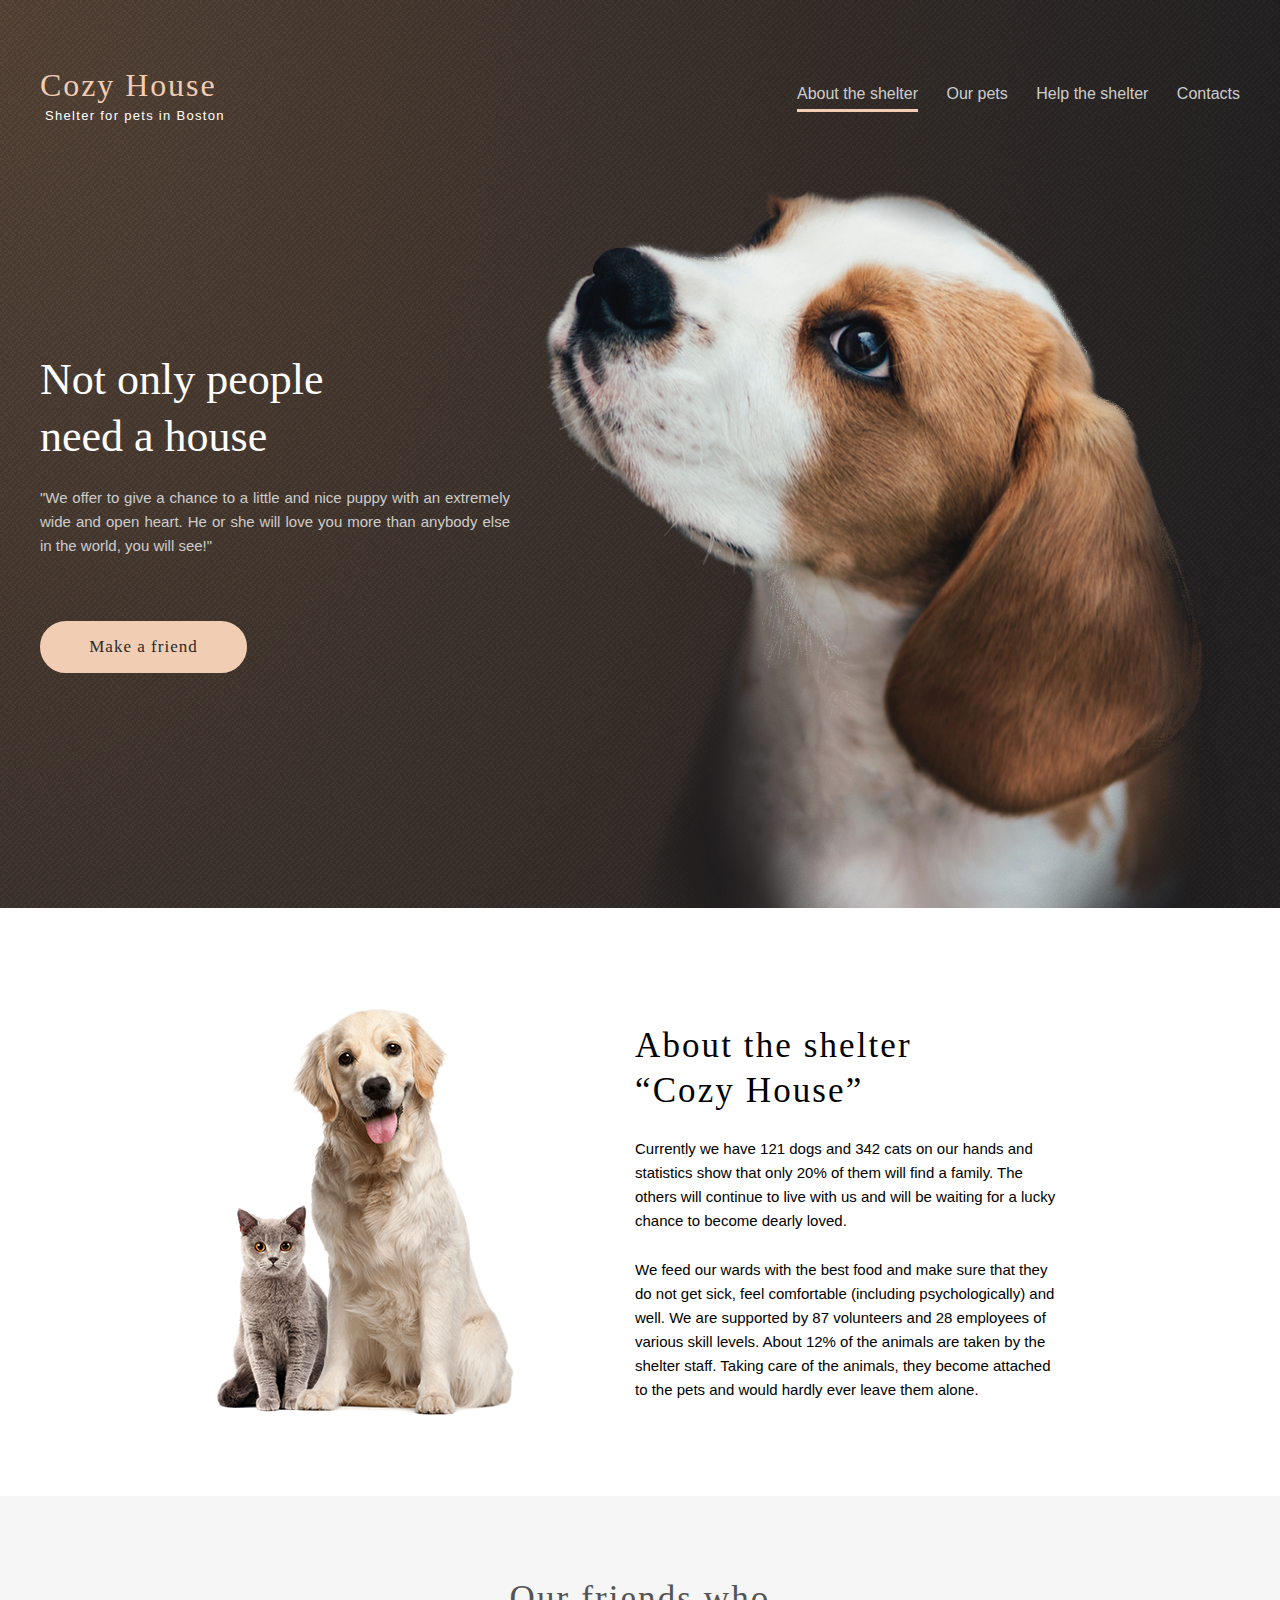
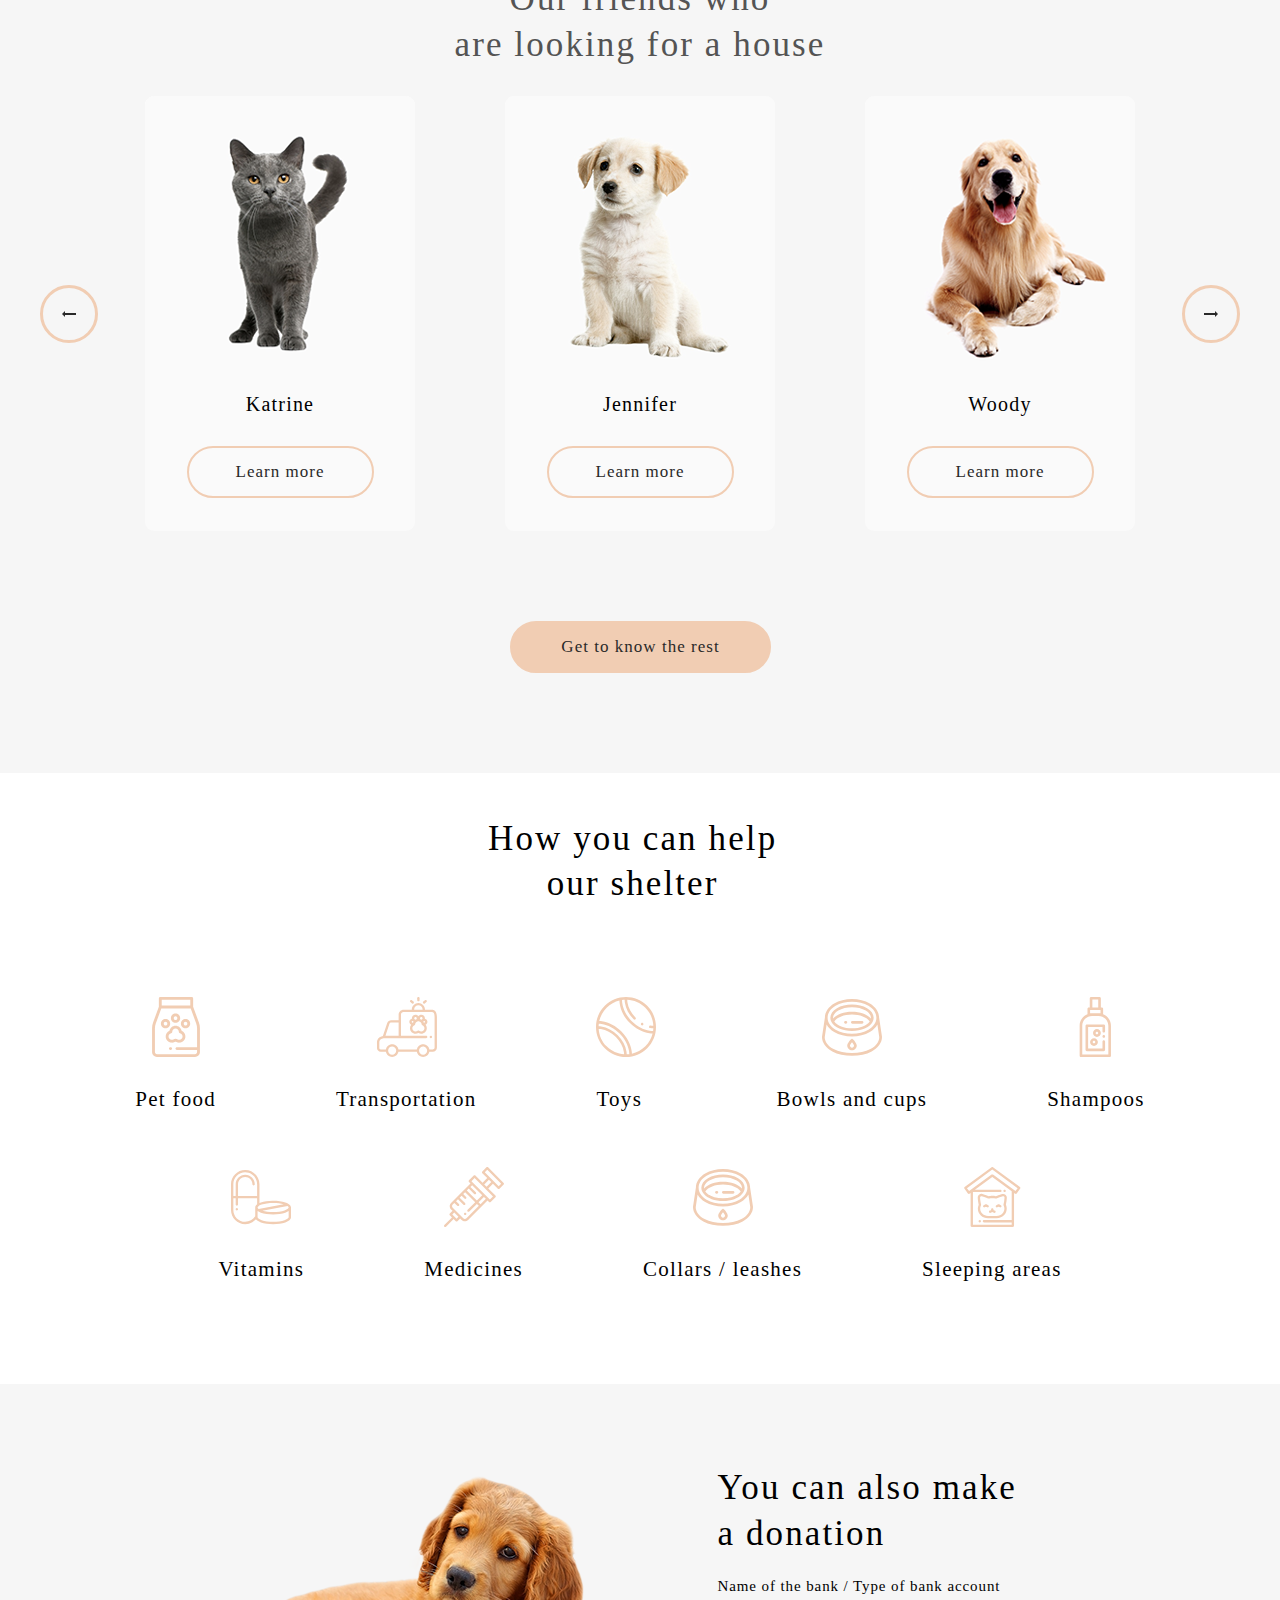
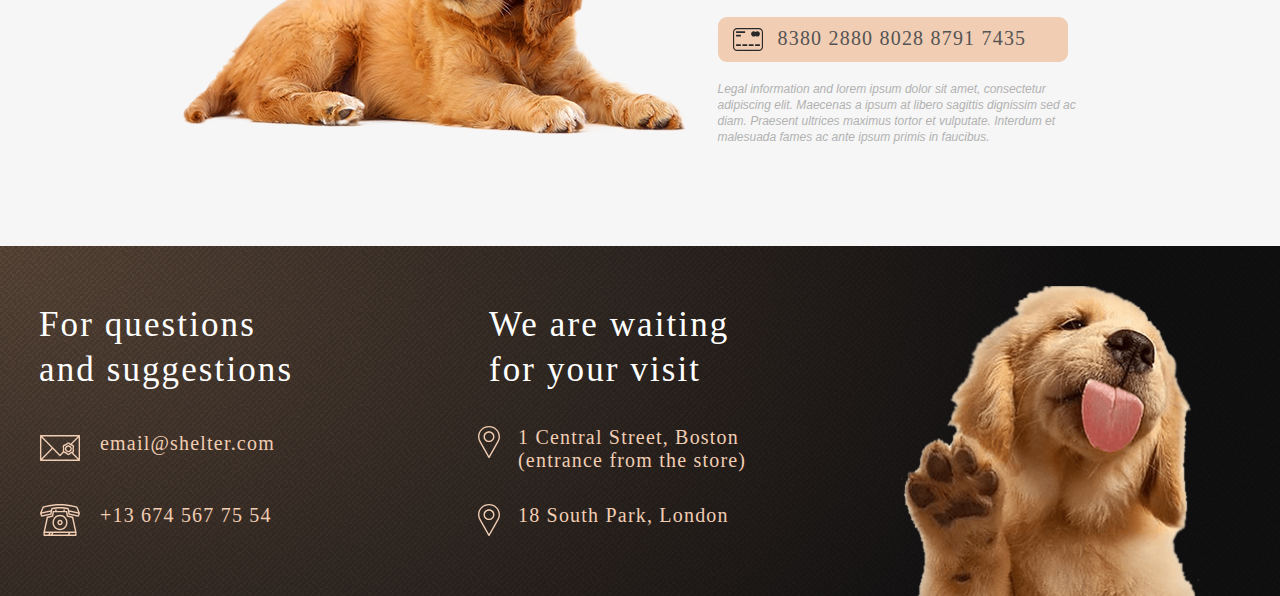
<file: pages/main/index.html>
<!DOCTYPE html>
<html lang="en">
<head>
    <meta charset="UTF-8">
    <meta http-equiv="X-UA-Compatible" content="IE=edge">
    <meta name="viewport" content="width=device-width, initial-scale=1.0">
    <style>::-webkit-scrollbar{width: 15px;}
    ::-webkit-scrollbar-track {
    background: #f1f1f1;}
::-webkit-scrollbar-thumb {
    background: #888; }</style>
    <title>Shelter</title>
    <link href="../../assets/fonts/arial/arial-italic.ttf" rel="stylesheet">
    <link href="../../assets/fonts/arial/arial-regular.ttf" rel="stylesheet">
    <link href="../../assets/fonts/georgia/georgia-bold.ttf" rel="stylesheet">
    <link href="../../assets/fonts/georgia/georgia-italic.ttf"rel="stylesheet">
    <link href="../../assets/fonts/georgia/georgia-regular.ttf"rel="stylesheet">
    <link rel="stylesheet" href="./style.css">
</head>
<body>
    <section class="start-screen"></section>
    <header>
            <div class="bg-none">
           <div class="wrapper">
                <div class="header">
                   <ul class="logo">
                      <li><h1>Cozy House</h1></li>
                      <li><p>Shelter for pets in Boston</p></li>
                   </ul>
                   <nav >
                       <ul class="nav">
                            <li class="lain"><a href="#about">About the shelter</a></li>
                            <li><a href="../../pages/pets/index.html">Our pets</a></li>
                            <li><a href="#help">Help the shelter</a></li>
                            <li><a href="#contacts">Contacts</a></li>
                       </ul>  
                   </nav>
                </div>
           </div>
      </div> 
       
   </header> 
   <main class="main">
           <div class="wrapper">
               <div class="house">
                   <div class="txt-house">
                       <h2>Not only people need a house</h2>
                       <span>"We offer to give a chance to a little and nice puppy with an extremely 
                           wide and open heart. He or she will love you more than anybody else 
                           in the world, you will see!"
                        </span>
                        <button class="button friend">Make a friend
                        </button>
                    </div>
                   <div class="dog-house__img"></div>
               </div>
           </div>
       </section>
   </main>
   <section class="about-section">
    <div class="wrapper">
        <div class="about" id="about">
            <div class="about__img-wrapper">
                <img class="about-img" src="../../assets/images/about-pets.png" alt="about-jpg">
            </div>
            <div class="about-text">
                <h3>About the shelter “Cozy House”</h3>
                <span class="about_text-span">Currently we have 121 dogs and 342 cats on our hands and
                    statistics
                    show that only 20% of them
                    will find a family. The others will continue to live with us and will be waiting for a lucky
                    chance to become dearly loved.</span>
                <span>We feed our wards with the best food and make sure that they do not get sick, feel
                    comfortable
                    (including psychologically) and well. We are supported by 87 volunteers and 28 employees of
                    various skill levels. About 12% of the animals are taken by the shelter staff. Taking care
                    of
                    the animals, they become attached to the pets and would hardly ever leave them alone.</span>
            </div>
        </div>
    </div>
</section>
<section class="pets-section">
    <div class="wrapper">
        <div class="pets" id="pets">
            <h3 class="pets_title">Our friends who <br>
                are looking for a house</h3>
            <div class="pets_slider">
                <div class="arr arrow-prev"></div>
                <div class="tablets">
                    <div class="tablet">
                        <img class="tablet_img" src="../../assets/images/pets-katrine.png" alt="card">
                        <div class="tablet_text">
                            <h5>Katrine</h5>
                            <button class="button tablet_text-btn">Learn more</button>
                        </div>
                    </div>
                    <div class="tablet">
                        <img class="tablet_img" src="../../assets/images/pets-jennifer.png" alt="card">
                        <div class="tablet_text">
                            <h5>Jennifer</h5>
                            <button class="button tablet_text-btn">Learn more</button>
                        </div>
                    </div>
                    <div class="tablet">
                        <img class="tablet_img" src="../../assets/images/pets-woody.png" alt="card">
                        <div class="tablet_text">
                            <h5>Woody</h5>
                            <button class="button tablet_text-btn">Learn more</button>
                        </div>
                    </div>
                </div>
                <div class=" arr arrow-next"></div>
            </div>
            <div class="btn-wrapper">
                <button class="button pets_btn">Get to know the rest</button>
            </div>
        </div>
    </div>
</section>
<section class="help-section">
    <div class="wrapper">
        <div class="help" id="help">
            <h3 class="help_title">How you can help<br />
                our shelter</h3>
            <div class="help_content">
                <div class="help_tablet-img">
                    <div class="help_tablet img1"></div>
                    <h4>Pet food</h4>
                </div>
                <div class="help_tablet-img">
                    <div class="help_tablet img2"></div>
                    <h4>Transportation</h4>
                </div>
                <div class="help_tablet-img">
                    <div class="help_tablet img3"></div>
                    <h4>Toys</h4>
                </div>
                <div class="help_tablet-img">
                    <div class="help_tablet img4"></div>
                    <h4>Bowls and cups</h4>
                </div>
                <div class="help_tablet-img">
                    <div class="help_tablet img5"></div>
                    <h4>Shampoos</h4>
                </div>
                <div class="help_tablet-img">
                    <div class="help_tablet img6"></div>
                    <h4>Vitamins</h4>
                </div>
                <div class="help_tablet-img">
                    <div class="help_tablet img7"></div>
                    <h4>Medicines</h4>
                </div>
                <div class="help_tablet-img">
                    <div class="help_tablet img8"></div>
                    <h4>Collars / leashes</h4>
                </div>
                <div class="help_tablet-img">
                    <div class="help_tablet img9"></div>
                    <h4>Sleeping areas</h4>
                </div>
            </div>
        </div>
    </div>
</section>
<section class="donation-section" >
    <div class="wrapper">
        <div class="donation" id="donation">
            <div class="donation_img"></div>
            <div class="donation_text">
                <h4>You can also make a donation</h4>
                <h5>Name of the bank / Type of bank account</h5>
                <a href="#donation" class="bank-card">8380 2880 8028 8791 7435</a>
                <span>Legal information and lorem ipsum dolor sit amet, consectetur adipiscing elit. Maecenas a
                    ipsum at libero sagittis dignissim sed ac diam. Praesent ultrices maximus tortor et
                    vulputate.
                    Interdum et malesuada fames ac ante ipsum primis in faucibus.</span>
            </div>
        </div>
    </div>
</section>
</main>
<footer class="footer-section">
<div class="wrapper">
    <div class="contacts" id="contacts">
        <div class="footer">
            <h3 class="footer_title">For questions and suggestions</h3>
            <a class="footer_a email" href="mailto:email@shelter.com">email@shelter.com</a>
            <a class="footer_a phone" href="tel:+136745677554">+13 674 567 75 54</a>
        </div>
        <div class="visits">
            <h3 class="footer_title">We are waiting for your visit</h3>
            <a class="footer_a address boston" target="address"
                href="https://goo.gl/maps/bVt9quxg28disJ8e7">1 Central
                Street, Boston (entrance from the
                store)</a>
            <a class="footer_a address london" target="address" href="https://goo.gl/maps/GKxTst6PumY3onb9A">18
                South
                Park, London </a>
        </div>
        <div class="footer_img"></div>
    </div>
</div>
</footer>

<script src="script.js"></script>
</body>
</html>
</file>
<file: pages/main/style.css>
body{
  font-family: 'Arial';
  font-style: normal;
  }
  .wrapper {
    
      position: relative;
      display: block;
      min-width: 1200px;
      min-height: 100%;
      margin: 0 auto;
      padding: 0 auto;
  }
  .button {
      color: #292929;
    border-radius: 100px;
    font-size: 17px;
    line-height: 22px;
    letter-spacing: 0.06em;
    height: 52px;
    cursor: pointer;
    -webkit-transition: 0.5s;
    transition: 0.5s;
    font-family: 'Georgia';
font-style: normal;
font-weight: 400;
font-size: 17px;
line-height: 130%;
letter-spacing: 0.06em;
  }
  .nav{
      display: flex;
      justify-content: space-between;
      list-style-type: none;
      width: 443px;
      height: 27px;
      top: 16px;
      left: 757px;
  }
  .nav>li>a{
      text-decoration: none;
      color: #CDCDCD;
  }
  
  .header {
      display: flex;
      justify-content: space-between;
      align-items: center;
      position: absolute;
      width: 1200px;
      height: 60px;
      left: calc(50% - 1200px/2);
      top: 60px;
  }
  .logo{
      text-decoration: none;
      list-style-type: none;
      padding: 0;
  }
  .logo>li>h1{
      color: #F1CDB3;
      font-family: 'Georgia';
  font-style: normal;
  font-weight: 400;
  font-size: 32px;
  line-height: 110%;
  letter-spacing: 0.06em;
  margin: 0px;
  
      
  
  }
  .logo>li>p{
      color: #FFFFFF;
      font-family: 'Arial';
  font-style: normal;
  font-weight: 400;
  font-size: 13px;
  line-height: 15px;
  letter-spacing: 0.1em;
  margin: 5px;
  }
  .lain{
      border-bottom: 3px solid  #F1CDB3;
  }
  .start-screen {
      background-image: url(../../assets/images/start-screen-background.png);
      background: url(../../assets/images/noise_transparent@2x.png), 
      radial-gradient(100% 215.42% at 0% 0%, #5B483A 0%, #262425 100%), #211F20;
      position: absolute;
  height: 908px;
  left: 0%;
  right: 0%;
  top: 0%;
  }
  .main{
  
      display: flex;
      display: grid;
      list-style-type: none;
  }
  
  .house{
      position: absolute;
      width: 1200px;
      height: 728px;
      top: 180px;
  }
  .txt-house{
      display: flex;
      flex-direction: column;
      justify-content: space-between;
      align-items:initial;
      position: absolute;
      width: 460px;
      height: 322px;
      left: 0px;
      top: 163px;
      
  text-decoration: none;
  list-style-type: none;
  
  }
  .txt-house h2{
      color: #fff;
      font-family: 'Georgia';
font-weight: 400;
font-size: 44px;
line-height: 130%;
display: flex;
align-items: center;
max-width: 310px;
margin: 0;
  }
  .txt-house span{
      color: #CDCDCD;
      text-align: justify;
      font-family: 'Arial';
  font-style: normal;
  font-weight: 400;
  font-size: 15px;
  line-height: 24px;
  margin-bottom: 42px;
  width: 470px;
height: 72px;
left: calc(50% - 460px/2);
bottom: 94px;
  }
  
  
  .friend {
      background-color: #F1CDB3;
    border: 2px solid #F1CDB3;
    width: 207px;
    font-weight: 400;
    width: 207px;
  height: 52px;
  left: calc(50% - 207px/2 - 126.5px);
  bottom: 0px;
  }
  .dog-house__img {
      background-image: url(../../assets/images/start-screen-puppy.png);
      width: 698px;
      height: 720px;
      margin-left: auto;
      left: calc(50% - 698px/2 + 251px);
  bottom: 3px;
  }
  .about {
    display: flex;
    -webkit-box-pack: center;
        -ms-flex-pack: center;
            justify-content: center;
    padding-bottom: 100px;
    gap: 120px;
    position: absolute;
  height: 588px;
  left: 0%;
  right: 0%;
  top: 1000px;
  }
  
  .about-text {
  
    max-width: 430px;
    font-size: 15px;
    line-height: 24px;
  }
  
  .about-text h3 {
    font-family: 'Georgia';
font-style: normal;
font-weight: 400;
font-size: 35px;
line-height: 130%;
    font-size: 35px;
    line-height: 45px;
    letter-spacing: 0.06em;
    width: 370px;
    margin: 15px 0 24px;
  }
  
  .about_text-span {
    
    display: inline-block;
    margin-bottom: 25px;
  }
  
  .pets-section {
    background-color: #F6F6F6;
    position: absolute;
  height: 877px;
  left: 0%;
  right: 0%;
  top: 1496px;
  
  }
  
  .pets {
      position: absolute;
      width: 1200px;
      height: 697px;
      left: calc(50% - 1200px/2);
      top: 80px;
  }
  
  .pets_title {
    color: #545454;
    line-height: 45.5px;
    margin: 0 auto 60px;
    text-align: center;
    letter-spacing: 0.06em;
    font-family: 'Georgia';
font-style: normal;
font-weight: 400;
font-size: 35px;
  }
  
  .pets_slider {
    display: flex;
    -webkit-box-align: center;
        -ms-flex-align: center;
            align-items: center;
            position: absolute;
  width: 1200px;
  height: 435px;
  left: 0px;
  top: 150px;
  }
  
  .pets_btn {
    background-color: #F1CDB3;
    border: 2px solid #F1CDB3;
    align-items: center;

    position: absolute;
    width: 261px;
    height: 52px;
    left: 470px;
    top: 645px;
  }
  
  .arr {
    width: 52px;
    height: 52px;
    background-repeat: no-repeat;
    background-position: center;
    border: 3px solid #F1CDB3;
    cursor: pointer;
    margin-bottom: 60px;
    border-radius: 50%;
    transition: 0.5s;
  }
  
  .arrow-prev {
    background-image: url(../../assets/images/Arrow-left.png)
  }
  
  .tablets {
    display: flex;
    gap: 90px;
    margin: 0 auto 60px;
  }
  
  .tablet {
    width: 270px;
    height: 435px;
    border-radius: 9px;
    background-color: #FAFAFA;
    cursor: pointer;
    -webkit-transition: .5s;
    transition: .5s;
  }
  
  .tablet_img {
    border-top-left-radius: 9px;
    border-top-right-radius: 9px;
    width: 100%;
  }
  
  .tablet_text {
    display: flex;
    -webkit-box-orient: vertical;
    -webkit-box-direction: normal;
        -ms-flex-direction: column;
            flex-direction: column;
    -webkit-box-align: center;
        -ms-flex-align: center;
            align-items: center;
    letter-spacing: 0.06em;
    
  }
  
  .tablet_text h5 {
    font-size: 20px;
    line-height: 23px;
    margin: 23px 0 30px;
    letter-spacing: 0.06em;
    font-family: 'Georgia';
font-style: normal;
font-weight: 400;
font-size: 20px;
line-height: 23px;
  }
  
  .tablet_text-btn {
    width: 187px;
    border: 2px solid #F1CDB3;
    background: transparent;
  }
  
  .tablet:hover {
    background-color: #fff;
    -webkit-box-shadow: 0px 2px 35px 14px rgba(13, 13, 13, 0.04);
            box-shadow: 0px 2px 35px 14px rgba(13, 13, 13, 0.04);
    -webkit-transition: .5s;
    transition: .5s;
  }
  
  .arrow-next {
    background-image: url(../../assets/images/Arrow-right.png);

  }
  
  .arr:hover {
    background-color: #FDDCC4;
    -webkit-transition: 0.5s;
    transition: 0.5s;
    border-color: #FDDCC4;
  }
  
  .tablet:hover .tablet_text-btn {
    background-color: #FDDCC4;
    -webkit-transition: 0.5s;
    transition: 0.5s;
    border-color: #FDDCC4;
  }
  
  .arr:active {
    background-color: #F1CDB3;
    border-color: #F1CDB3;
  }
  
  .btn-wrapper {
    width: 100%;
    display: flex;
  }
  
  .help {
      display: flex;
      -webkit-box-orient: vertical;
      -webkit-box-direction: normal;
      align-items: center;
      position: absolute;
      padding: 80px 0 45px;
      height: 611px;
      left: 0%;
      right: 0%;
      top: 2373px;
      background: #FFFFFF;
  }
  
  .help_title {
      display: flex;
      align-items: center;
      position: absolute;
      width: 310px;
      height: 90px;
left: calc(50% - 310px/2);
top: 0px;
  
  font-family: 'Georgia';
  font-style: normal;
  font-weight: 400;
    font-size: 35px;
    line-height: 45.5px;
    margin-bottom: 58px;
    margin-left: 3px;
    text-align: center;
    letter-spacing: 0.06em;
    
  }
  
  .help_content {
      display: flex;
  justify-content: center;
  margin: 0 auto;
  column-gap: 120px;
    -webkit-box-pack: center;
    flex-wrap: wrap;
    max-width: 1200px;

  }
  .help_tablet-img{
      margin-bottom: 55px;
    display: flex;
    -webkit-box-orient: vertical;
    -webkit-box-direction: normal;
            flex-direction: column;
            box-sizing: border-box;
            
            
  }
  
  .help_tablet h4 {
    font-size: 20px;
    line-height: 23px;
    letter-spacing: 0.06em;
    text-align: center;
    
  }
  .help_tablet-img h4 {
    font-family: Georgia;
    font-weight: 400;
    font-size: 21px;
    margin: 0;
    padding: 0;
    letter-spacing: 0.06em;
  }
  
  .help_tablet{
    background-repeat: no-repeat;
    background-position: top;
    height: 62px;
    min-width: 60px;
    margin-bottom: 28px;
    
  }
  
  .img1 {
    background-image: url(../../assets/images/icon-pet-food.svg);
  }
  
  .img2 {
    background-image: url(../../assets/images/icon-transportation.svg);
  }
  
  .img3 {
    background-image: url(../../assets/images/icon-toys-1.svg);
  }
  
  .img4 {
    background-image: url(../../assets/images/icon-bowls-and-cups.svg);
  }
  
  .img5 {
    background-image: url(../../assets/images/icon-shampoos.svg);
  }
  
  .img6 {
    background-image: url(../../assets/images/icon-vitamins-1.svg);
  }
  
  .img7 {
    background-image: url(../../assets/images/icon-medicines.svg);
  }
  
  .img8 {
    background-image: url(../../assets/images/icon-bowls-and-cups.svg);
  }
  
  .img9 {
    background-image: url(../../assets/images/icon-sleeping-area.svg);
  }
  
  .donation-section {
    background-color: #F6F6F6;
    position: absolute;
  height: 462px;
  left: 0%;
  right: 0%;
  top: 2984px;
  }
  
  .donation {
    padding: 81px 0 99px;
    display: flex;
    -webkit-box-pack: center;
        -ms-flex-pack: center;
            justify-content: center;
    gap: 30px;
    
  }
  
  .donation_img {
    background-image: url(../../assets/images/donation-dog.png);
    width: 505px;
    height: 260px;
    margin-top: 10px;
  }
  
  .donation_text {
    display: flex;
    display: grid;
    max-width: 380px;
height: 283px;
left: 0px;
top: 210px;

  }
  
  .donation_text h4 {
    margin-top: 0px;
    font-family: 'Georgia';
font-style: normal;
font-weight: 400;
font-size: 35px;
    font-size: 35px;
    line-height: 45.5px;
    letter-spacing: 0.06em;
    max-width: 300px;
    margin-bottom: 19px;

  }
  
  .donation_text h5 {
    margin-top: 0px;
    font-family: 'Georgia';
font-style: normal;
font-weight: 400;
font-size: 15px;
line-height: 110%;
    font-size: 15px;
    line-height: 16.5px;
    margin-bottom: 20px;
    letter-spacing: 0.06em;
  }
  
  .donation_text span {
    font-family: Arial;
    font-style: italic;
    font-weight: 400;
    font-size: 12px;
    line-height: 16px;
    color: #B2B2B2;
  }
  
  .bank-card {
    background-image: url(../../assets/images/credit-card-1.svg);
    background-repeat: no-repeat;
    display: flex;
    background-position: 15px center;
    color: #545454;
    background-color: #F1CDB3;
    font-family: Georgia ;
    border-radius: 9px;
    font-size: 20px;
    line-height: 23px;
    letter-spacing: 0.06em;
    width: 275px;
    padding: 10px 15px 10px 60px;
    margin-bottom: 19px;
    text-decoration: none;
    -webkit-transition: .5s;
    transition: .5s;
  }
  
  .bank-card:hover {
    background-color: #FDDCC4;
    -webkit-transition: 0.5s;
    transition: 0.5s;
    -webkit-box-shadow: 0px 2px 15px 15px rgba(63, 4, 40, 0.04);
            box-shadow: 0px 2px 15px 15px rgba(63, 4, 40, 0.04);
  }
  
  .footer-section {
    display: flex;
    align-items: center;
      position: absolute;
      height: 350px;
      left: 0%;
      right: 0%;
      top: 3446px;
      background: url(../../assets/images/noise_transparent@2x.png), radial-gradient(85% 215.42% at 0% 0%, #5b483a 0%, #121112);
  }
  
  .contacts {
    display: flex;
    padding: 40px 40px 0;
      
  }
  
  .footer_img {
    background-image: url(../../assets/images/footer-puppy.png);
    width: 300px;
    height: 310px;
    margin-left: auto;
  }
  
  .footer {
      position: absolute;
      width: 278px;
      height: 234px;
      left: 0px;
      top: 16px;
  }
  
  .footer_title {
      position: absolute;
  left: calc(50% - 240px/2 - 20px);
  font-family: 'Georgia';
  font-style: normal;
  font-weight: 400;
  font-size: 35px;
  letter-spacing: 0.06em;
  padding-top: 40px;
  margin: 0px;
  line-height: 45px;
      
      color: #FFFFFF;
  }
  
  .footer_a{
    font-size: 20px;
    line-height: 23px;
    letter-spacing: 0.06em;
    text-decoration: none;
    color: #F1CDB3;
    padding-left: 60px;
    background-repeat: no-repeat;
    height: 32px;
    font-family: Georgia;
    margin-bottom: 10px;
  }
  
  .email {
    background-image: url(../../assets/images/icon-email.svg);
    position: absolute;
  width: 251px;
  height: 32px;
  left: 0px;
  top: 130px;
  margin: 40px 0px;
  }
  
  .phone {
    background-image: url(../../assets/images/icon-phone.svg);
    position: absolute;
    width: 239px;
    height: 32px;
    left: 0px;
    top: 202px;
    margin: 40px 0px;
  }
  
  .visits {
  
      position: absolute;
      width: 302px;
      height: 234px;
      left: 438px;
      top: 16px;
      
  }
  
  .address {
    margin: 40px 0px;
    background-image: url(../../assets/images/icon-marker.svg);
    padding-left: 40px;
  }
  
  .boston {
      position: absolute;
      width: 302px;
      height: 46px;
      left: 0px;
      top: 124px;
      
  }
  .london{
      position: absolute;
  width: 302px;
  height: 32px;
  left: 0px;
  top: 202px;
  }
</file>
